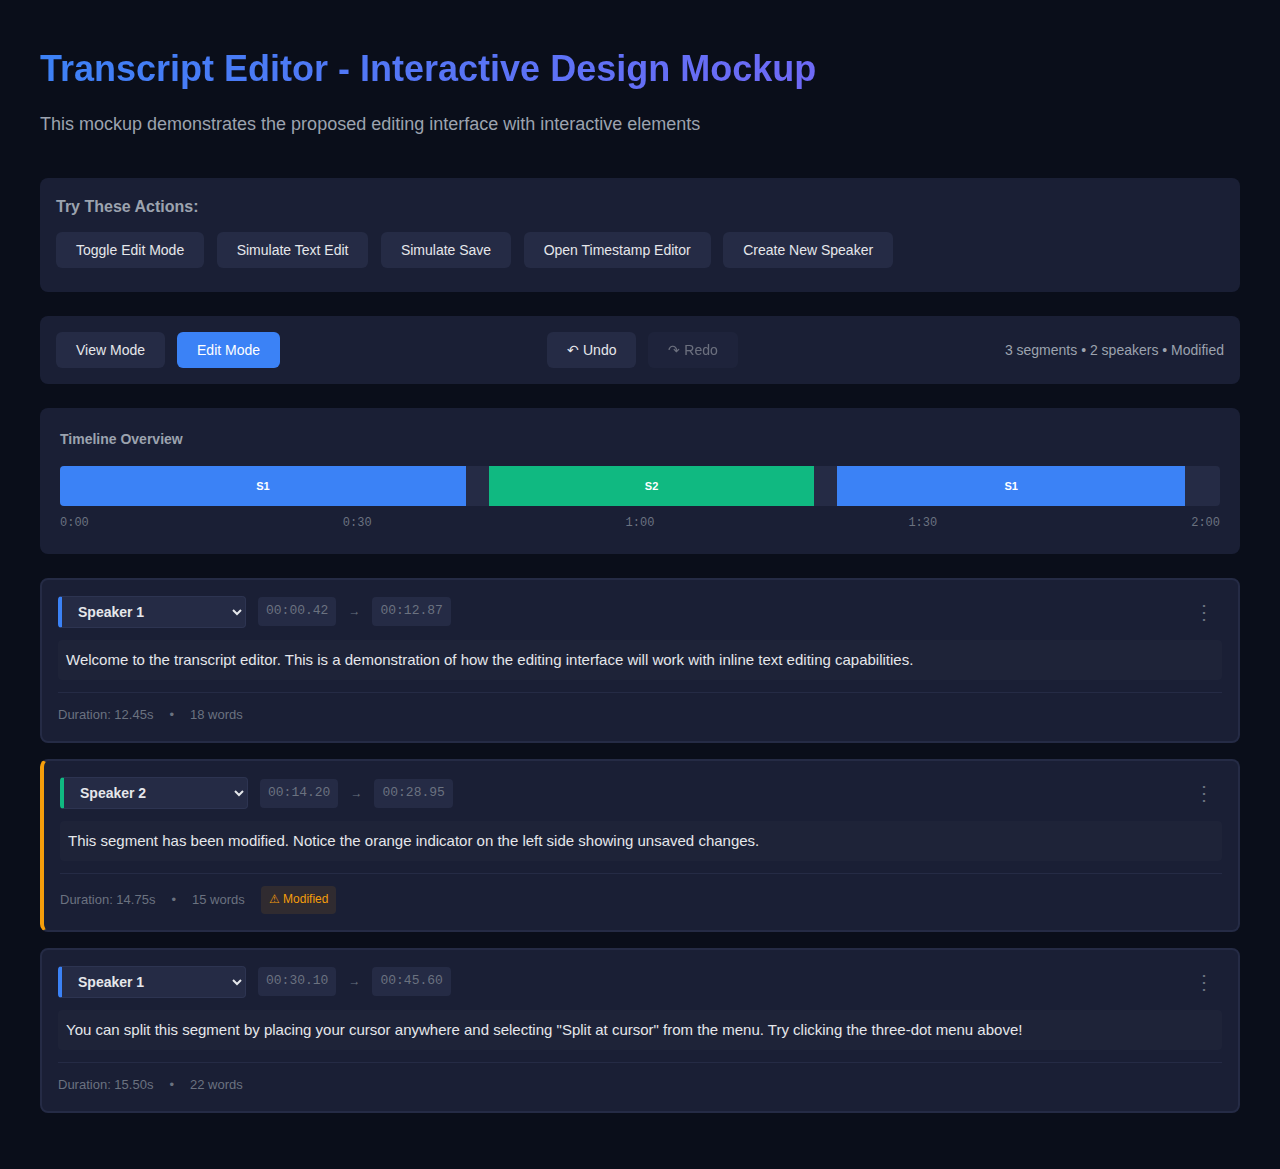
<file: DESIGN_MOCKUP.html>
<!DOCTYPE html>
<html lang="en">
<head>
    <meta charset="UTF-8">
    <meta name="viewport" content="width=device-width, initial-scale=1.0">
    <title>Transcript Editor - Design Mockup</title>
    <style>
        * {
            margin: 0;
            padding: 0;
            box-sizing: border-box;
        }

        :root {
            /* Existing dark mode colors */
            --bg-primary: #0a0e1a;
            --bg-secondary: #0f1423;
            --surface-1: #1a1f35;
            --surface-2: #252b45;
            --surface-3: #2d3451;
            --text-primary: #e5e7eb;
            --text-secondary: #9ca3af;
            --text-tertiary: #6b7280;

            /* Edit mode colors */
            --edit-active: #3b82f6;
            --edit-modified: #f59e0b;
            --edit-error: #ef4444;
            --edit-success: #10b981;

            /* Speaker colors */
            --speaker-1: #3b82f6;
            --speaker-2: #10b981;
            --speaker-3: #f59e0b;
            --speaker-4: #ec4899;
            --speaker-5: #8b5cf6;
            --speaker-6: #06b6d4;
        }

        body {
            font-family: -apple-system, BlinkMacSystemFont, 'Segoe UI', Roboto, 'Helvetica Neue', Arial, sans-serif;
            background: var(--bg-primary);
            color: var(--text-primary);
            padding: 40px 20px;
            line-height: 1.6;
        }

        .container {
            max-width: 1200px;
            margin: 0 auto;
        }

        h1 {
            font-size: 36px;
            margin-bottom: 12px;
            background: linear-gradient(135deg, #3b82f6 0%, #8b5cf6 100%);
            -webkit-background-clip: text;
            -webkit-text-fill-color: transparent;
        }

        .subtitle {
            color: var(--text-secondary);
            margin-bottom: 40px;
            font-size: 18px;
        }

        .mode-toggle {
            display: flex;
            gap: 12px;
            align-items: center;
            margin-bottom: 24px;
            padding: 16px;
            background: var(--surface-1);
            border-radius: 8px;
        }

        .btn {
            padding: 10px 20px;
            border: none;
            border-radius: 6px;
            font-size: 14px;
            font-weight: 500;
            cursor: pointer;
            transition: all 0.2s;
        }

        .btn-primary {
            background: var(--edit-active);
            color: white;
        }

        .btn-primary:hover {
            background: #2563eb;
            transform: translateY(-1px);
        }

        .btn-secondary {
            background: var(--surface-2);
            color: var(--text-primary);
        }

        .btn-secondary:hover {
            background: var(--surface-3);
        }

        .btn-secondary.active {
            background: var(--edit-active);
            color: white;
        }

        .btn:disabled {
            opacity: 0.4;
            cursor: not-allowed;
        }

        .divider {
            flex: 1;
        }

        .stats {
            color: var(--text-secondary);
            font-size: 14px;
        }

        /* Segment Card */
        .segment-card {
            background: var(--surface-1);
            border: 2px solid transparent;
            border-radius: 8px;
            padding: 16px;
            margin-bottom: 16px;
            transition: all 0.2s;
        }

        .segment-card:hover {
            background: var(--surface-2);
        }

        .segment-card.edit-mode {
            border-color: var(--surface-2);
        }

        .segment-card.editing {
            border-color: var(--edit-active);
            box-shadow: 0 0 0 4px rgba(59, 130, 246, 0.1);
        }

        .segment-card.modified {
            border-left: 4px solid var(--edit-modified);
        }

        .segment-header {
            display: flex;
            align-items: center;
            gap: 12px;
            margin-bottom: 12px;
            flex-wrap: wrap;
        }

        .speaker-dropdown {
            padding: 6px 12px;
            background: var(--surface-2);
            border: 1px solid var(--surface-3);
            border-radius: 4px;
            color: var(--text-primary);
            font-size: 14px;
            font-weight: 600;
            cursor: pointer;
            transition: all 0.2s;
        }

        .speaker-dropdown:hover {
            background: var(--surface-3);
        }

        .speaker-dropdown.speaker-1 {
            border-left: 4px solid var(--speaker-1);
        }

        .speaker-dropdown.speaker-2 {
            border-left: 4px solid var(--speaker-2);
        }

        .timestamp {
            font-family: 'Courier New', monospace;
            font-size: 13px;
            color: var(--text-tertiary);
            background: var(--surface-2);
            padding: 4px 8px;
            border-radius: 4px;
            cursor: pointer;
            transition: all 0.2s;
        }

        .timestamp:hover {
            color: var(--edit-active);
            background: var(--surface-3);
        }

        .timestamp-arrow {
            color: var(--text-tertiary);
            font-size: 12px;
        }

        .menu-btn {
            margin-left: auto;
            background: none;
            border: none;
            color: var(--text-tertiary);
            font-size: 20px;
            cursor: pointer;
            padding: 4px 8px;
            border-radius: 4px;
            transition: all 0.2s;
        }

        .menu-btn:hover {
            background: var(--surface-3);
            color: var(--text-primary);
        }

        .segment-text {
            font-size: 15px;
            line-height: 1.6;
            color: var(--text-primary);
            padding: 8px;
            border-radius: 4px;
            min-height: 40px;
        }

        .segment-text[contenteditable="true"] {
            background: rgba(255, 255, 255, 0.02);
            outline: none;
            cursor: text;
        }

        .segment-text[contenteditable="true"]:focus {
            background: rgba(255, 255, 255, 0.05);
        }

        .segment-footer {
            display: flex;
            align-items: center;
            gap: 16px;
            margin-top: 12px;
            padding-top: 12px;
            border-top: 1px solid var(--surface-2);
            font-size: 13px;
            color: var(--text-tertiary);
        }

        .badge {
            display: inline-flex;
            align-items: center;
            gap: 4px;
            padding: 4px 8px;
            border-radius: 4px;
            font-size: 12px;
            font-weight: 500;
        }

        .badge-warning {
            background: rgba(245, 158, 11, 0.1);
            color: var(--edit-modified);
        }

        .badge-success {
            background: rgba(16, 185, 129, 0.1);
            color: var(--edit-success);
        }

        /* Context Menu */
        .context-menu {
            position: absolute;
            background: var(--surface-2);
            border: 1px solid var(--surface-3);
            border-radius: 8px;
            box-shadow: 0 4px 6px -1px rgba(0, 0, 0, 0.3);
            padding: 8px;
            min-width: 200px;
            z-index: 1000;
            display: none;
        }

        .context-menu.show {
            display: block;
        }

        .menu-item {
            display: flex;
            align-items: center;
            gap: 12px;
            padding: 10px 12px;
            border-radius: 4px;
            cursor: pointer;
            transition: all 0.2s;
            font-size: 14px;
        }

        .menu-item:hover {
            background: var(--surface-3);
        }

        .menu-divider {
            height: 1px;
            background: var(--surface-3);
            margin: 8px 0;
        }

        /* Modal */
        .modal-overlay {
            position: fixed;
            top: 0;
            left: 0;
            right: 0;
            bottom: 0;
            background: rgba(0, 0, 0, 0.7);
            display: flex;
            align-items: center;
            justify-content: center;
            z-index: 2000;
            display: none;
        }

        .modal-overlay.show {
            display: flex;
        }

        .modal {
            background: var(--surface-1);
            border: 1px solid var(--surface-3);
            border-radius: 12px;
            padding: 24px;
            max-width: 500px;
            width: 90%;
        }

        .modal h3 {
            margin-bottom: 20px;
            font-size: 20px;
        }

        .form-group {
            margin-bottom: 16px;
        }

        .form-group label {
            display: block;
            margin-bottom: 8px;
            font-size: 14px;
            font-weight: 500;
            color: var(--text-secondary);
        }

        .form-group input {
            width: 100%;
            padding: 10px 12px;
            background: var(--surface-2);
            border: 1px solid var(--surface-3);
            border-radius: 6px;
            color: var(--text-primary);
            font-size: 14px;
        }

        .form-group input:focus {
            outline: none;
            border-color: var(--edit-active);
            box-shadow: 0 0 0 3px rgba(59, 130, 246, 0.1);
        }

        .validation-error {
            color: var(--edit-error);
            font-size: 13px;
            margin-top: 8px;
        }

        .modal-actions {
            display: flex;
            gap: 12px;
            margin-top: 24px;
        }

        /* Timeline */
        .timeline {
            background: var(--surface-1);
            border-radius: 8px;
            padding: 20px;
            margin-bottom: 24px;
        }

        .timeline-header {
            font-size: 14px;
            font-weight: 600;
            margin-bottom: 16px;
            color: var(--text-secondary);
        }

        .timeline-track {
            position: relative;
            height: 40px;
            background: var(--surface-2);
            border-radius: 4px;
            overflow: hidden;
        }

        .timeline-segment {
            position: absolute;
            height: 100%;
            cursor: pointer;
            transition: opacity 0.2s;
            display: flex;
            align-items: center;
            justify-content: center;
            font-size: 11px;
            font-weight: 600;
            color: white;
        }

        .timeline-segment:hover {
            opacity: 0.8;
        }

        .timeline-labels {
            display: flex;
            justify-content: space-between;
            margin-top: 8px;
            font-size: 12px;
            color: var(--text-tertiary);
            font-family: 'Courier New', monospace;
        }

        .demo-controls {
            background: var(--surface-1);
            padding: 16px;
            border-radius: 8px;
            margin-bottom: 24px;
        }

        .demo-controls h3 {
            margin-bottom: 12px;
            font-size: 16px;
            color: var(--text-secondary);
        }

        .demo-controls button {
            margin-right: 8px;
            margin-bottom: 8px;
        }

        .notification {
            position: fixed;
            bottom: 24px;
            right: 24px;
            background: var(--surface-2);
            border: 1px solid var(--surface-3);
            border-radius: 8px;
            padding: 16px 20px;
            box-shadow: 0 4px 6px -1px rgba(0, 0, 0, 0.3);
            display: none;
            align-items: center;
            gap: 12px;
            z-index: 3000;
        }

        .notification.show {
            display: flex;
            animation: slideIn 0.3s ease;
        }

        @keyframes slideIn {
            from {
                transform: translateX(100%);
                opacity: 0;
            }
            to {
                transform: translateX(0);
                opacity: 1;
            }
        }
    </style>
</head>
<body>
    <div class="container">
        <h1>Transcript Editor - Interactive Design Mockup</h1>
        <p class="subtitle">This mockup demonstrates the proposed editing interface with interactive elements</p>

        <!-- Demo Controls -->
        <div class="demo-controls">
            <h3>Try These Actions:</h3>
            <button class="btn btn-secondary" onclick="toggleEditMode()">Toggle Edit Mode</button>
            <button class="btn btn-secondary" onclick="simulateEdit()">Simulate Text Edit</button>
            <button class="btn btn-secondary" onclick="simulateSave()">Simulate Save</button>
            <button class="btn btn-secondary" onclick="showTimestampModal()">Open Timestamp Editor</button>
            <button class="btn btn-secondary" onclick="showNewSpeakerModal()">Create New Speaker</button>
        </div>

        <!-- Mode Toggle -->
        <div class="mode-toggle">
            <button class="btn btn-secondary" id="view-mode-btn" onclick="setMode('view')">View Mode</button>
            <button class="btn btn-secondary active" id="edit-mode-btn" onclick="setMode('edit')">Edit Mode</button>
            <div class="divider"></div>
            <button class="btn btn-secondary" id="undo-btn" onclick="showNotification('Undo successful', 'success')">↶ Undo</button>
            <button class="btn btn-secondary" id="redo-btn" onclick="showNotification('Redo successful', 'success')" disabled>↷ Redo</button>
            <div class="divider"></div>
            <span class="stats" id="stats">3 segments • 2 speakers • Modified</span>
        </div>

        <!-- Timeline (Optional Feature) -->
        <div class="timeline">
            <div class="timeline-header">Timeline Overview</div>
            <div class="timeline-track">
                <div class="timeline-segment" style="left: 0%; width: 35%; background: var(--speaker-1);">S1</div>
                <div class="timeline-segment" style="left: 37%; width: 28%; background: var(--speaker-2);">S2</div>
                <div class="timeline-segment" style="left: 67%; width: 30%; background: var(--speaker-1);">S1</div>
            </div>
            <div class="timeline-labels">
                <span>0:00</span>
                <span>0:30</span>
                <span>1:00</span>
                <span>1:30</span>
                <span>2:00</span>
            </div>
        </div>

        <!-- Segment 1 -->
        <div class="segment-card edit-mode" id="segment-1">
            <div class="segment-header">
                <select class="speaker-dropdown speaker-1" onchange="changeSpeaker(this)">
                    <option value="speaker1" selected>Speaker 1</option>
                    <option value="speaker2">Speaker 2</option>
                    <option value="__new__">+ Add new speaker...</option>
                </select>
                <span class="timestamp" onclick="showTimestampModal()">00:00.42</span>
                <span class="timestamp-arrow">→</span>
                <span class="timestamp" onclick="showTimestampModal()">00:12.87</span>
                <button class="menu-btn" onclick="toggleContextMenu(event, 'segment-1')">⋮</button>
            </div>
            <div class="segment-text" contenteditable="true"
                 onfocus="startEditing(this)"
                 onblur="stopEditing(this)">
                Welcome to the transcript editor. This is a demonstration of how the editing interface will work with inline text editing capabilities.
            </div>
            <div class="segment-footer">
                <span>Duration: 12.45s</span>
                <span>•</span>
                <span>18 words</span>
            </div>
        </div>

        <!-- Segment 2 (Modified) -->
        <div class="segment-card edit-mode modified" id="segment-2">
            <div class="segment-header">
                <select class="speaker-dropdown speaker-2" onchange="changeSpeaker(this)">
                    <option value="speaker1">Speaker 1</option>
                    <option value="speaker2" selected>Speaker 2</option>
                    <option value="__new__">+ Add new speaker...</option>
                </select>
                <span class="timestamp" onclick="showTimestampModal()">00:14.20</span>
                <span class="timestamp-arrow">→</span>
                <span class="timestamp" onclick="showTimestampModal()">00:28.95</span>
                <button class="menu-btn" onclick="toggleContextMenu(event, 'segment-2')">⋮</button>
            </div>
            <div class="segment-text" contenteditable="true"
                 onfocus="startEditing(this)"
                 onblur="stopEditing(this)">
                This segment has been modified. Notice the orange indicator on the left side showing unsaved changes.
            </div>
            <div class="segment-footer">
                <span>Duration: 14.75s</span>
                <span>•</span>
                <span>15 words</span>
                <span class="badge badge-warning">⚠ Modified</span>
            </div>
        </div>

        <!-- Segment 3 -->
        <div class="segment-card edit-mode" id="segment-3">
            <div class="segment-header">
                <select class="speaker-dropdown speaker-1" onchange="changeSpeaker(this)">
                    <option value="speaker1" selected>Speaker 1</option>
                    <option value="speaker2">Speaker 2</option>
                    <option value="__new__">+ Add new speaker...</option>
                </select>
                <span class="timestamp" onclick="showTimestampModal()">00:30.10</span>
                <span class="timestamp-arrow">→</span>
                <span class="timestamp" onclick="showTimestampModal()">00:45.60</span>
                <button class="menu-btn" onclick="toggleContextMenu(event, 'segment-3')">⋮</button>
            </div>
            <div class="segment-text" contenteditable="true"
                 onfocus="startEditing(this)"
                 onblur="stopEditing(this)">
                You can split this segment by placing your cursor anywhere and selecting "Split at cursor" from the menu. Try clicking the three-dot menu above!
            </div>
            <div class="segment-footer">
                <span>Duration: 15.50s</span>
                <span>•</span>
                <span>22 words</span>
            </div>
        </div>

        <!-- Context Menu -->
        <div class="context-menu" id="context-menu">
            <div class="menu-item" onclick="simulateSplit()">
                <span>✂</span>
                <span>Split at cursor</span>
            </div>
            <div class="menu-item" onclick="simulateMerge()">
                <span>🔗</span>
                <span>Merge with next</span>
            </div>
            <div class="menu-item" onclick="simulateDelete()">
                <span>🗑</span>
                <span>Delete segment</span>
            </div>
            <div class="menu-divider"></div>
            <div class="menu-item" onclick="simulateSave()">
                <span>💾</span>
                <span>Save changes</span>
            </div>
        </div>

        <!-- Timestamp Modal -->
        <div class="modal-overlay" id="timestamp-modal">
            <div class="modal">
                <h3>Edit Timestamps</h3>
                <div class="form-group">
                    <label>Start Time</label>
                    <input type="text" value="00:00.42" placeholder="MM:SS.ms" id="start-time">
                </div>
                <div class="form-group">
                    <label>End Time</label>
                    <input type="text" value="00:12.87" placeholder="MM:SS.ms" id="end-time">
                </div>
                <div id="validation-messages"></div>
                <div class="modal-actions">
                    <button class="btn btn-primary" onclick="saveTimestamp()">Save</button>
                    <button class="btn btn-secondary" onclick="closeModal('timestamp-modal')">Cancel</button>
                </div>
            </div>
        </div>

        <!-- New Speaker Modal -->
        <div class="modal-overlay" id="speaker-modal">
            <div class="modal">
                <h3>Create New Speaker</h3>
                <div class="form-group">
                    <label>Speaker Name</label>
                    <input type="text" placeholder="e.g., John Doe" id="new-speaker-name">
                </div>
                <div class="modal-actions">
                    <button class="btn btn-primary" onclick="createSpeaker()">Create</button>
                    <button class="btn btn-secondary" onclick="closeModal('speaker-modal')">Cancel</button>
                </div>
            </div>
        </div>

        <!-- Notification -->
        <div class="notification" id="notification">
            <span id="notification-icon">✓</span>
            <span id="notification-text">Changes saved successfully</span>
        </div>
    </div>

    <script>
        let isEditMode = true;
        let contextMenuTarget = null;

        function toggleEditMode() {
            isEditMode = !isEditMode;
            setMode(isEditMode ? 'edit' : 'view');
        }

        function setMode(mode) {
            isEditMode = mode === 'edit';
            document.getElementById('view-mode-btn').classList.toggle('active', !isEditMode);
            document.getElementById('edit-mode-btn').classList.toggle('active', isEditMode);

            document.querySelectorAll('.segment-card').forEach(card => {
                card.classList.toggle('edit-mode', isEditMode);
                const textEl = card.querySelector('.segment-text');
                textEl.contentEditable = isEditMode;
            });
        }

        function startEditing(element) {
            element.parentElement.classList.add('editing');
        }

        function stopEditing(element) {
            element.parentElement.classList.remove('editing');
        }

        function toggleContextMenu(event, segmentId) {
            event.stopPropagation();
            const menu = document.getElementById('context-menu');
            const rect = event.target.getBoundingClientRect();

            menu.style.left = rect.left + 'px';
            menu.style.top = (rect.bottom + 5) + 'px';
            menu.classList.toggle('show');

            contextMenuTarget = segmentId;
        }

        function showTimestampModal() {
            document.getElementById('timestamp-modal').classList.add('show');
        }

        function showNewSpeakerModal() {
            document.getElementById('speaker-modal').classList.add('show');
        }

        function closeModal(modalId) {
            document.getElementById(modalId).classList.remove('show');
        }

        function saveTimestamp() {
            showNotification('Timestamps updated successfully', 'success');
            closeModal('timestamp-modal');
        }

        function createSpeaker() {
            const name = document.getElementById('new-speaker-name').value;
            if (name) {
                showNotification(`Speaker "${name}" created`, 'success');
                closeModal('speaker-modal');
            }
        }

        function changeSpeaker(select) {
            if (select.value === '__new__') {
                showNewSpeakerModal();
                select.selectedIndex = 0;
            } else {
                showNotification('Speaker changed', 'success');
            }
        }

        function simulateEdit() {
            const segment = document.getElementById('segment-2');
            segment.classList.add('modified');
            showNotification('Text modified (unsaved)', 'warning');
        }

        function simulateSave() {
            document.querySelectorAll('.segment-card.modified').forEach(card => {
                card.classList.remove('modified');
            });
            showNotification('Changes saved successfully', 'success');
        }

        function simulateSplit() {
            showNotification('Segment split at cursor position', 'success');
            hideContextMenu();
        }

        function simulateMerge() {
            showNotification('Segments merged successfully', 'success');
            hideContextMenu();
        }

        function simulateDelete() {
            if (confirm('Delete this segment?')) {
                showNotification('Segment deleted', 'success');
            }
            hideContextMenu();
        }

        function hideContextMenu() {
            document.getElementById('context-menu').classList.remove('show');
        }

        function showNotification(text, type) {
            const notification = document.getElementById('notification');
            const icon = document.getElementById('notification-icon');
            const textEl = document.getElementById('notification-text');

            if (type === 'success') {
                icon.textContent = '✓';
            } else if (type === 'warning') {
                icon.textContent = '⚠';
            }

            textEl.textContent = text;
            notification.classList.add('show');

            setTimeout(() => {
                notification.classList.remove('show');
            }, 3000);
        }

        // Close context menu when clicking outside
        document.addEventListener('click', function(event) {
            const menu = document.getElementById('context-menu');
            if (!menu.contains(event.target)) {
                hideContextMenu();
            }
        });

        // Close modals when clicking overlay
        document.querySelectorAll('.modal-overlay').forEach(overlay => {
            overlay.addEventListener('click', function(event) {
                if (event.target === overlay) {
                    overlay.classList.remove('show');
                }
            });
        });
    </script>
</body>
</html>
</file>
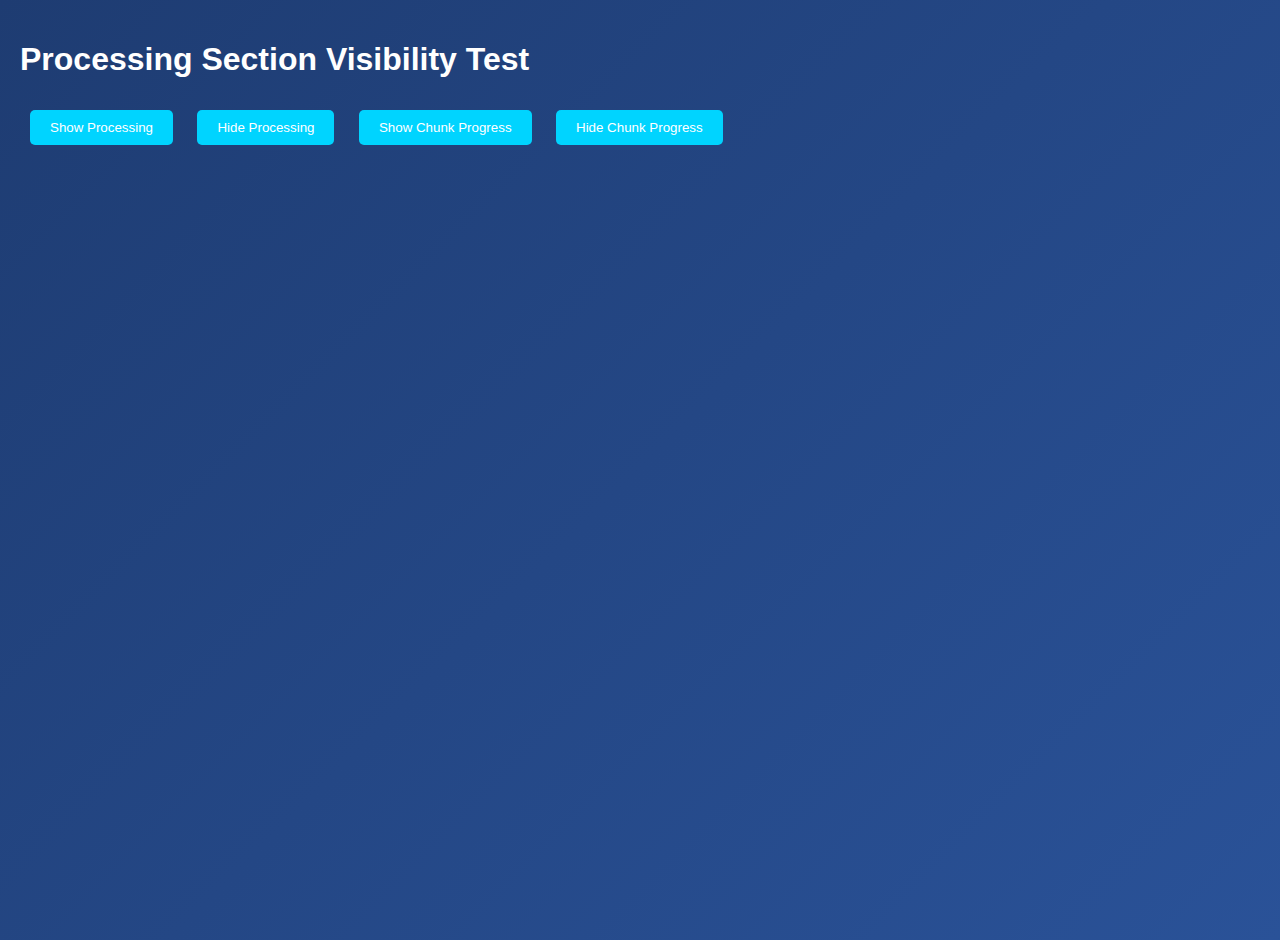
<file: test_processing_visibility.html>
<!DOCTYPE html>
<html lang="en">
<head>
    <meta charset="UTF-8">
    <meta name="viewport" content="width=device-width, initial-scale=1.0">
    <title>Test Processing Visibility</title>
    <style>
        .hidden { display: none !important; }
        .processing-section {
            background: rgba(255, 255, 255, 0.1);
            border: 2px solid #00d4ff;
            border-radius: 15px;
            padding: 40px;
            text-align: center;
            margin: 20px;
        }
        .chunk-progress-container {
            margin-top: 30px;
            background: rgba(255, 255, 255, 0.05);
            border-radius: 15px;
            padding: 25px;
            border: 1px solid rgba(255, 255, 255, 0.1);
        }
        body {
            background: linear-gradient(135deg, #1e3c72 0%, #2a5298 100%);
            color: white;
            font-family: Arial, sans-serif;
            min-height: 100vh;
            margin: 0;
            padding: 20px;
        }
        button {
            background: #00d4ff;
            color: white;
            border: none;
            padding: 10px 20px;
            border-radius: 5px;
            cursor: pointer;
            margin: 10px;
        }
    </style>
</head>
<body>
    <h1>Processing Section Visibility Test</h1>
    
    <button onclick="showProcessing()">Show Processing</button>
    <button onclick="hideProcessing()">Hide Processing</button>
    <button onclick="showChunkProgress()">Show Chunk Progress</button>
    <button onclick="hideChunkProgress()">Hide Chunk Progress</button>
    
    <!-- Processing Section -->
    <section class="processing-section hidden" id="processingSection">
        <div class="processing-content">
            <div class="spinner"></div>
            <p id="processingText">Processing audio...</p>
            
            <!-- Chunk Progress Visualization -->
            <div class="chunk-progress-container hidden" id="chunkProgressContainer">
                <div class="progress-header">
                    <h3>🎵 Processing Audio Chunks</h3>
                    <div class="progress-stats">
                        <span id="progressStats">0 / 0 chunks processed</span>
                        <span id="progressTime">Duration: 0.0s</span>
                    </div>
                </div>
                
                <div class="overall-progress">
                    <div class="progress-bar-container">
                        <div class="progress-bar-fill" id="overallProgressFill"></div>
                        <div class="progress-percentage" id="overallProgressPercentage">0%</div>
                    </div>
                </div>
                
                <div class="chunks-visualization" id="chunksVisualization">
                    <!-- Test chunks -->
                    <div class="chunk-block pending">1</div>
                    <div class="chunk-block processing">2</div>
                    <div class="chunk-block completed">3</div>
                </div>
                
                <div class="current-chunk-info" id="currentChunkInfo">
                    <div class="chunk-details">
                        <span class="chunk-label">Current:</span>
                        <span class="chunk-text" id="currentChunkText">Processing chunk 2/8...</span>
                    </div>
                </div>
            </div>
        </div>
    </section>

    <script>
        function showProcessing() {
            const section = document.getElementById('processingSection');
            section.classList.remove('hidden');
            console.log('Processing section shown');
        }
        
        function hideProcessing() {
            const section = document.getElementById('processingSection');
            section.classList.add('hidden');
            console.log('Processing section hidden');
        }
        
        function showChunkProgress() {
            const container = document.getElementById('chunkProgressContainer');
            container.classList.remove('hidden');
            console.log('Chunk progress shown');
        }
        
        function hideChunkProgress() {
            const container = document.getElementById('chunkProgressContainer');
            container.classList.add('hidden');
            console.log('Chunk progress hidden');
        }
        
        // Test the visibility on page load
        console.log('Page loaded. Processing section classes:', document.getElementById('processingSection').className);
        console.log('Chunk progress classes:', document.getElementById('chunkProgressContainer').className);
    </script>
</body>
</html>
</file>
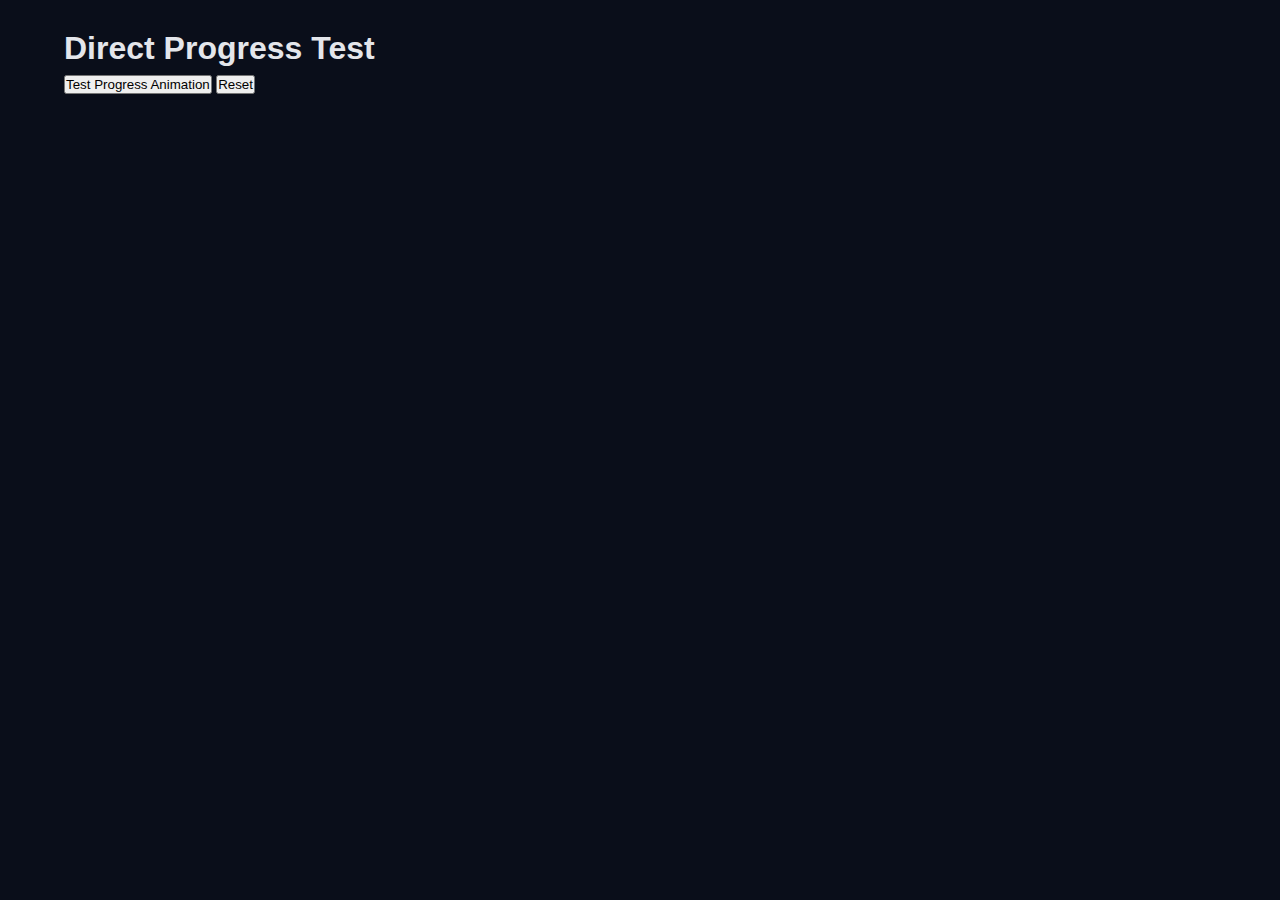
<file: test_progress_direct.html>
<!DOCTYPE html>
<html lang="en">
<head>
    <meta charset="UTF-8">
    <meta name="viewport" content="width=device-width, initial-scale=1.0">
    <title>Direct Progress Test</title>
    <link rel="stylesheet" href="frontend/static/css/style.css">
</head>
<body>
    <div class="container">
        <h1>Direct Progress Test</h1>
        <button onclick="testProgress()">Test Progress Animation</button>
        <button onclick="resetProgress()">Reset</button>
        
        <!-- Processing Section -->
        <section class="processing-section" id="processingSection">
            <div class="processing-content">
                <div class="spinner"></div>
                <p id="processingText">Processing audio...</p>
                
                <!-- Chunk Progress Visualization -->
                <div class="chunk-progress-container" id="chunkProgressContainer">
                    <div class="progress-header">
                        <h3>🎵 Processing Audio Chunks</h3>
                        <div class="progress-stats">
                            <span id="progressStats">0 / 0 chunks processed</span>
                            <span id="progressTime">Duration: 0.0s</span>
                        </div>
                    </div>
                    
                    <div class="overall-progress">
                        <div class="progress-bar-container">
                            <div class="progress-bar-fill" id="overallProgressFill"></div>
                            <div class="progress-percentage" id="overallProgressPercentage">0%</div>
                        </div>
                    </div>
                    
                    <div class="chunks-visualization" id="chunksVisualization">
                        <!-- Chunk blocks will be dynamically generated -->
                    </div>
                    
                    <div class="current-chunk-info" id="currentChunkInfo">
                        <div class="chunk-details">
                            <span class="chunk-label">Current:</span>
                            <span class="chunk-text" id="currentChunkText">Preparing...</span>
                        </div>
                    </div>
                </div>
            </div>
        </section>
    </div>

    <script>
        function createChunkBlocks(totalChunks) {
            const chunksVisualization = document.getElementById('chunksVisualization');
            chunksVisualization.innerHTML = '';
            
            for (let i = 0; i < totalChunks; i++) {
                const chunkBlock = document.createElement('div');
                chunkBlock.className = 'chunk-block pending';
                chunkBlock.textContent = i + 1;
                chunkBlock.id = `chunk-${i}`;
                chunkBlock.title = `Chunk ${i + 1}`;
                chunksVisualization.appendChild(chunkBlock);
            }
        }
        
        function updateChunkBlock(chunkIndex, status) {
            const chunkBlock = document.getElementById(`chunk-${chunkIndex}`);
            if (chunkBlock) {
                chunkBlock.className = `chunk-block ${status}`;
            }
        }
        
        function updateProgress(data) {
            const progressStats = document.getElementById('progressStats');
            const progressTime = document.getElementById('progressTime');
            const currentChunkText = document.getElementById('currentChunkText');
            const overallProgressFill = document.getElementById('overallProgressFill');
            const overallProgressPercentage = document.getElementById('overallProgressPercentage');
            
            console.log('Updating progress:', data);
            
            if (currentChunkText) {
                currentChunkText.textContent = data.message || 'Processing...';
            }
            
            switch (data.status) {
                case 'transcribing':
                    if (data.total_chunks && data.duration) {
                        if (progressStats) {
                            progressStats.textContent = `0 / ${data.total_chunks} chunks processed`;
                        }
                        if (progressTime) {
                            progressTime.textContent = `Duration: ${data.duration.toFixed(1)}s`;
                        }
                        createChunkBlocks(data.total_chunks);
                    }
                    break;
                    
                case 'processing_chunk':
                    if (data.chunk_index !== undefined && data.total_chunks) {
                        const completedChunks = data.chunk_index + 1;
                        const totalChunks = data.total_chunks;
                        const progressPercent = Math.round((completedChunks / totalChunks) * 100);
                        
                        if (progressStats) {
                            progressStats.textContent = `${completedChunks} / ${totalChunks} chunks processed`;
                        }
                        if (overallProgressFill) {
                            overallProgressFill.style.width = `${progressPercent}%`;
                        }
                        if (overallProgressPercentage) {
                            overallProgressPercentage.textContent = `${progressPercent}%`;
                        }
                        
                        // Update chunk visualization
                        updateChunkBlock(data.chunk_index, 'processing');
                        
                        // Mark previous chunks as completed
                        for (let i = 0; i < data.chunk_index; i++) {
                            updateChunkBlock(i, 'completed');
                        }
                    }
                    break;
                    
                case 'completed':
                    if (overallProgressFill) {
                        overallProgressFill.style.width = '100%';
                    }
                    if (overallProgressPercentage) {
                        overallProgressPercentage.textContent = '100%';
                    }
                    if (currentChunkText) {
                        currentChunkText.textContent = 'Transcription completed successfully!';
                    }
                    
                    // Mark all chunks as completed
                    const allChunks = document.querySelectorAll('.chunk-block');
                    allChunks.forEach(chunk => {
                        chunk.className = 'chunk-block completed';
                    });
                    break;
            }
        }
        
        function testProgress() {
            console.log('Starting progress test...');
            
            // Show processing section
            const processingSection = document.getElementById('processingSection');
            const chunkProgressContainer = document.getElementById('chunkProgressContainer');
            
            processingSection.classList.remove('hidden');
            chunkProgressContainer.classList.remove('hidden');
            
            // Simulate transcription progress
            const totalChunks = 5;
            updateProgress({
                status: 'transcribing',
                message: `Starting transcription in ${totalChunks} chunks...`,
                total_chunks: totalChunks,
                duration: 150.0
            });
            
            // Simulate chunk processing
            let currentChunk = 0;
            const chunkInterval = setInterval(() => {
                if (currentChunk < totalChunks) {
                    const chunkStart = currentChunk * 30;
                    const chunkEnd = Math.min((currentChunk + 1) * 30, 150);
                    
                    updateProgress({
                        status: 'processing_chunk',
                        chunk_index: currentChunk,
                        chunk_start: chunkStart,
                        chunk_end: chunkEnd,
                        total_chunks: totalChunks,
                        message: `Processing chunk ${currentChunk + 1}/${totalChunks} (${chunkStart}s - ${chunkEnd}s)`
                    });
                    
                    currentChunk++;
                } else {
                    clearInterval(chunkInterval);
                    setTimeout(() => {
                        updateProgress({
                            status: 'completed',
                            message: 'Transcription completed successfully!'
                        });
                    }, 1000);
                }
            }, 1500); // Update every 1.5 seconds for visible progress
        }
        
        function resetProgress() {
            const processingSection = document.getElementById('processingSection');
            const chunkProgressContainer = document.getElementById('chunkProgressContainer');
            const chunksVisualization = document.getElementById('chunksVisualization');
            const overallProgressFill = document.getElementById('overallProgressFill');
            const overallProgressPercentage = document.getElementById('overallProgressPercentage');
            const progressStats = document.getElementById('progressStats');
            const progressTime = document.getElementById('progressTime');
            const currentChunkText = document.getElementById('currentChunkText');
            
            processingSection.classList.add('hidden');
            chunkProgressContainer.classList.add('hidden');
            
            if (chunksVisualization) chunksVisualization.innerHTML = '';
            if (overallProgressFill) overallProgressFill.style.width = '0%';
            if (overallProgressPercentage) overallProgressPercentage.textContent = '0%';
            if (progressStats) progressStats.textContent = '0 / 0 chunks processed';
            if (progressTime) progressTime.textContent = 'Duration: 0.0s';
            if (currentChunkText) currentChunkText.textContent = 'Preparing...';
        }
        
        // Initialize with hidden state
        document.addEventListener('DOMContentLoaded', () => {
            resetProgress();
        });
    </script>
</body>
</html>
</file>
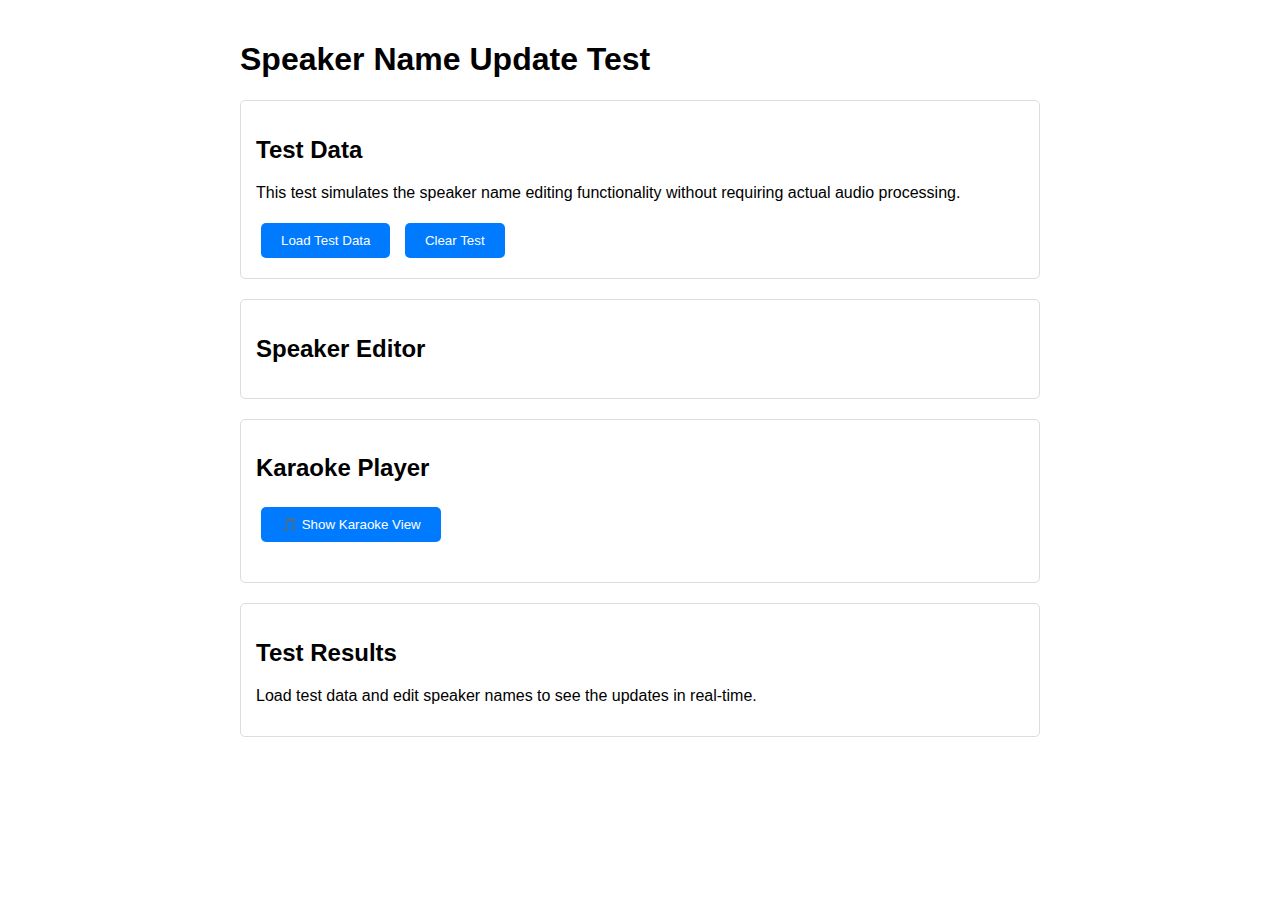
<file: test_speaker_update.html>
<!DOCTYPE html>
<html lang="en">
<head>
    <meta charset="UTF-8">
    <meta name="viewport" content="width=device-width, initial-scale=1.0">
    <title>Speaker Name Update Test</title>
    <style>
        body {
            font-family: Arial, sans-serif;
            max-width: 800px;
            margin: 0 auto;
            padding: 20px;
        }
        .test-section {
            margin: 20px 0;
            padding: 15px;
            border: 1px solid #ddd;
            border-radius: 5px;
        }
        .speaker-input-group {
            margin: 10px 0;
        }
        .speaker-input-group label {
            display: inline-block;
            width: 100px;
            font-weight: bold;
        }
        .speaker-input-group input {
            padding: 5px;
            margin-left: 10px;
            width: 200px;
        }
        .karaoke-player {
            margin: 20px 0;
        }
        .speaker-lanes {
            border: 1px solid #ccc;
            min-height: 100px;
            padding: 10px;
            background: #f9f9f9;
        }
        .speaker-lane {
            margin: 10px 0;
            padding: 5px;
            background: white;
            border-radius: 3px;
        }
        .speaker-label {
            font-weight: bold;
            margin-bottom: 5px;
        }
        .current-speaker {
            font-weight: bold;
            color: #007bff;
        }
        .test-button {
            background: #007bff;
            color: white;
            border: none;
            padding: 10px 20px;
            border-radius: 5px;
            cursor: pointer;
            margin: 5px;
        }
        .test-button:hover {
            background: #0056b3;
        }
        .hidden {
            display: none;
        }
    </style>
</head>
<body>
    <h1>Speaker Name Update Test</h1>
    
    <div class="test-section">
        <h2>Test Data</h2>
        <p>This test simulates the speaker name editing functionality without requiring actual audio processing.</p>
        <button class="test-button" onclick="loadTestData()">Load Test Data</button>
        <button class="test-button" onclick="clearTest()">Clear Test</button>
    </div>

    <div class="test-section">
        <h2>Speaker Editor</h2>
        <div id="speakerInputs">
            <!-- Speaker inputs will be generated here -->
        </div>
    </div>

    <div class="test-section">
        <h2>Karaoke Player</h2>
        <div class="karaoke-player" id="karaokePlayer">
            <button id="karaokeToggleBtn" class="test-button">
                <span>🎵</span> Show Karaoke View
            </button>
            
            <div class="karaoke-content hidden" id="karaokeContent">
                <div class="speaker-lanes" id="speakerLanes">
                    <!-- Speaker lanes will be generated here -->
                </div>
                
                <div class="current-text-display">
                    <div class="current-speaker" id="currentSpeaker">Speaker</div>
                    <div class="current-text" id="currentText">Audio text will appear here as it plays...</div>
                </div>
            </div>
        </div>
    </div>

    <div class="test-section">
        <h2>Test Results</h2>
        <div id="testResults">
            <p>Load test data and edit speaker names to see the updates in real-time.</p>
        </div>
    </div>

    <script>
        // Simplified KaraokePlayer for testing
        class TestKaraokePlayer {
            constructor() {
                this.segments = [];
                this.isVisible = false;
                this.initializeElements();
                this.setupEventListeners();
            }

            initializeElements() {
                this.karaokeToggleBtn = document.getElementById('karaokeToggleBtn');
                this.karaokeContent = document.getElementById('karaokeContent');
                this.speakerLanes = document.getElementById('speakerLanes');
                this.currentSpeaker = document.getElementById('currentSpeaker');
                this.currentText = document.getElementById('currentText');
            }

            setupEventListeners() {
                this.karaokeToggleBtn.addEventListener('click', () => this.toggleKaraokeView());
            }

            toggleKaraokeView() {
                this.isVisible = !this.isVisible;
                
                if (this.isVisible) {
                    this.karaokeContent.classList.remove('hidden');
                    this.karaokeToggleBtn.innerHTML = '<span>🎵</span> Hide Karaoke View';
                } else {
                    this.karaokeContent.classList.add('hidden');
                    this.karaokeToggleBtn.innerHTML = '<span>🎵</span> Show Karaoke View';
                }
            }

            loadTranscriptionResults(results) {
                this.segments = results.segments;
                this.createSpeakerLanes();
            }

            createSpeakerLanes() {
                if (!this.segments || this.segments.length === 0) {
                    this.speakerLanes.innerHTML = '<p>No transcription data available</p>';
                    return;
                }

                const speakers = [...new Set(this.segments.map(seg => seg.speaker))];
                
                this.speakerLanes.innerHTML = '';
                
                speakers.forEach((speaker, index) => {
                    const laneDiv = document.createElement('div');
                    laneDiv.className = 'speaker-lane';
                    
                    const labelDiv = document.createElement('div');
                    labelDiv.className = 'speaker-label';
                    labelDiv.textContent = speaker;
                    
                    const segmentsDiv = document.createElement('div');
                    const speakerSegments = this.segments.filter(seg => seg.speaker === speaker);
                    segmentsDiv.textContent = `${speakerSegments.length} segments: ${speakerSegments.map(s => s.text).join(' | ')}`;
                    
                    laneDiv.appendChild(labelDiv);
                    laneDiv.appendChild(segmentsDiv);
                    this.speakerLanes.appendChild(laneDiv);
                });
            }

            updateSpeakerNames(speakerNames) {
                if (!this.segments || this.segments.length === 0) {
                    return;
                }

                // Store original speaker IDs to preserve mapping
                if (!this.originalSpeakerIds) {
                    this.originalSpeakerIds = {};
                    this.segments.forEach(segment => {
                        if (!this.originalSpeakerIds[segment.speaker]) {
                            this.originalSpeakerIds[segment.speaker] = segment.speaker;
                        }
                    });
                }

                // Update segments with new speaker names
                this.segments = this.segments.map(segment => {
                    const originalId = this.originalSpeakerIds[segment.speaker] || segment.speaker;
                    return {
                        ...segment,
                        speaker: speakerNames[originalId] || segment.speaker,
                        originalSpeakerId: originalId
                    };
                });

                // Recreate speaker lanes with updated names
                this.createSpeakerLanes();

                // Update test results
                updateTestResults();
            }
        }

        // Test application
        let karaokePlayer = new TestKaraokePlayer();
        let speakerNames = {};
        let currentResults = null;

        function loadTestData() {
            // Sample test data
            currentResults = {
                segments: [
                    { speaker: 'SPEAKER_00', text: 'Hello, welcome to our meeting.', start: 0, end: 3 },
                    { speaker: 'SPEAKER_01', text: 'Thank you for having me.', start: 3.5, end: 6 },
                    { speaker: 'SPEAKER_00', text: 'Let\'s discuss the project timeline.', start: 6.5, end: 9 },
                    { speaker: 'SPEAKER_02', text: 'I have some concerns about the deadline.', start: 9.5, end: 12 },
                    { speaker: 'SPEAKER_01', text: 'We can work together to find solutions.', start: 12.5, end: 15 }
                ],
                speakers: {
                    'SPEAKER_00': 'SPEAKER_00',
                    'SPEAKER_01': 'SPEAKER_01', 
                    'SPEAKER_02': 'SPEAKER_02'
                }
            };

            speakerNames = { ...currentResults.speakers };
            createSpeakerEditor(currentResults.speakers);
            karaokePlayer.loadTranscriptionResults(currentResults);
            updateTestResults();
        }

        function createSpeakerEditor(speakers) {
            const speakerInputs = document.getElementById('speakerInputs');
            speakerInputs.innerHTML = '';
            
            Object.keys(speakers).forEach(speakerId => {
                const inputGroup = document.createElement('div');
                inputGroup.className = 'speaker-input-group';
                
                const label = document.createElement('label');
                label.textContent = speakerId + ':';
                
                const input = document.createElement('input');
                input.type = 'text';
                input.value = speakers[speakerId];
                input.placeholder = `Enter name for ${speakerId}`;
                input.addEventListener('input', (e) => {
                    speakerNames[speakerId] = e.target.value || speakerId;
                    karaokePlayer.updateSpeakerNames(speakerNames);
                });
                
                inputGroup.appendChild(label);
                inputGroup.appendChild(input);
                speakerInputs.appendChild(inputGroup);
            });
        }

        function updateTestResults() {
            const testResults = document.getElementById('testResults');
            if (!currentResults) {
                testResults.innerHTML = '<p>No test data loaded.</p>';
                return;
            }

            let html = '<h3>Current Speaker Mappings:</h3><ul>';
            Object.keys(speakerNames).forEach(id => {
                html += `<li><strong>${id}</strong> → <em>${speakerNames[id]}</em></li>`;
            });
            html += '</ul>';

            html += '<h3>Updated Segments:</h3><ul>';
            karaokePlayer.segments.forEach((segment, index) => {
                html += `<li><strong>${segment.speaker}:</strong> ${segment.text}</li>`;
            });
            html += '</ul>';

            testResults.innerHTML = html;
        }

        function clearTest() {
            currentResults = null;
            speakerNames = {};
            document.getElementById('speakerInputs').innerHTML = '';
            document.getElementById('speakerLanes').innerHTML = '';
            document.getElementById('testResults').innerHTML = '<p>Load test data and edit speaker names to see the updates in real-time.</p>';
            karaokePlayer.karaokeContent.classList.add('hidden');
            karaokePlayer.karaokeToggleBtn.innerHTML = '<span>🎵</span> Show Karaoke View';
            karaokePlayer.isVisible = false;
        }
    </script>
</body>
</html>
</file>
<file: frontend/static/css/style.css>
/* CSS Custom Properties - Professional Dark Mode Design System */
:root {
    /* ===== Color Palette ===== */
    /* Neutral Colors - Professional Dark Theme */
    --color-background: #0a0e1a;
    --color-background-elevated: #141824;
    --color-surface: #1a1f2e;
    --color-surface-hover: #242938;
    --color-border: #2d3342;
    --color-border-subtle: #1f2430;

    /* Text Colors */
    --color-text-primary: #e4e6eb;
    --color-text-secondary: #b0b8c1;
    --color-text-tertiary: #6b7280;
    --color-text-inverse: #0a0e1a;

    /* Brand Colors - Professional Palette */
    --color-primary: #3b82f6;
    --color-primary-hover: #2563eb;
    --color-primary-light: #60a5fa;
    --color-primary-dark: #1d4ed8;

    --color-secondary: #8b5cf6;
    --color-secondary-hover: #7c3aed;

    /* Semantic Colors */
    --color-success: #10b981;
    --color-success-hover: #059669;
    --color-success-light: #34d399;

    --color-warning: #f59e0b;
    --color-warning-hover: #d97706;
    --color-warning-light: #fbbf24;

    --color-error: #ef4444;
    --color-error-hover: #dc2626;
    --color-error-light: #f87171;

    --color-info: #0ea5e9;
    --color-info-hover: #0284c7;

    /* Accent Colors for Speakers */
    --color-accent-1: #3b82f6;
    --color-accent-2: #10b981;
    --color-accent-3: #f59e0b;
    --color-accent-4: #ec4899;
    --color-accent-5: #8b5cf6;
    --color-accent-6: #06b6d4;

    /* ===== Gradients ===== */
    --gradient-primary: linear-gradient(135deg, #3b82f6 0%, #2563eb 100%);
    --gradient-secondary: linear-gradient(135deg, #8b5cf6 0%, #7c3aed 100%);
    --gradient-success: linear-gradient(135deg, #10b981 0%, #059669 100%);
    --gradient-error: linear-gradient(135deg, #ef4444 0%, #dc2626 100%);
    --gradient-warning: linear-gradient(135deg, #f59e0b 0%, #d97706 100%);
    --gradient-surface: linear-gradient(135deg, #1a1f2e 0%, #141824 100%);

    /* ===== Spacing System ===== */
    --spacing-2xs: 4px;
    --spacing-xs: 8px;
    --spacing-sm: 12px;
    --spacing-md: 16px;
    --spacing-lg: 24px;
    --spacing-xl: 32px;
    --spacing-2xl: 40px;
    --spacing-3xl: 48px;
    --spacing-4xl: 64px;

    /* ===== Border Radius ===== */
    --radius-xs: 4px;
    --radius-sm: 6px;
    --radius-md: 8px;
    --radius-lg: 12px;
    --radius-xl: 16px;
    --radius-2xl: 20px;
    --radius-3xl: 24px;
    --radius-full: 9999px;

    /* ===== Typography ===== */
    --font-family-base: -apple-system, BlinkMacSystemFont, 'Segoe UI', 'Inter', 'Roboto', 'Helvetica Neue', Arial, sans-serif;
    --font-family-mono: 'SF Mono', 'Consolas', 'Monaco', 'Courier New', monospace;

    --font-size-xs: 0.75rem;    /* 12px */
    --font-size-sm: 0.875rem;   /* 14px */
    --font-size-base: 1rem;     /* 16px */
    --font-size-lg: 1.125rem;   /* 18px */
    --font-size-xl: 1.25rem;    /* 20px */
    --font-size-2xl: 1.5rem;    /* 24px */
    --font-size-3xl: 1.875rem;  /* 30px */
    --font-size-4xl: 2.25rem;   /* 36px */

    --font-weight-normal: 400;
    --font-weight-medium: 500;
    --font-weight-semibold: 600;
    --font-weight-bold: 700;

    --line-height-tight: 1.25;
    --line-height-normal: 1.5;
    --line-height-relaxed: 1.75;

    /* ===== Shadows ===== */
    --shadow-xs: 0 1px 2px 0 rgba(0, 0, 0, 0.3);
    --shadow-sm: 0 1px 3px 0 rgba(0, 0, 0, 0.4), 0 1px 2px -1px rgba(0, 0, 0, 0.4);
    --shadow-md: 0 4px 6px -1px rgba(0, 0, 0, 0.4), 0 2px 4px -2px rgba(0, 0, 0, 0.4);
    --shadow-lg: 0 10px 15px -3px rgba(0, 0, 0, 0.5), 0 4px 6px -4px rgba(0, 0, 0, 0.5);
    --shadow-xl: 0 20px 25px -5px rgba(0, 0, 0, 0.5), 0 8px 10px -6px rgba(0, 0, 0, 0.5);
    --shadow-2xl: 0 25px 50px -12px rgba(0, 0, 0, 0.6);

    --shadow-glow-primary: 0 0 20px rgba(59, 130, 246, 0.3);
    --shadow-glow-success: 0 0 20px rgba(16, 185, 129, 0.3);
    --shadow-glow-error: 0 0 20px rgba(239, 68, 68, 0.3);
    --shadow-glow-warning: 0 0 20px rgba(245, 158, 11, 0.3);

    /* ===== Transitions ===== */
    --transition-fast: 150ms cubic-bezier(0.4, 0, 0.2, 1);
    --transition-base: 200ms cubic-bezier(0.4, 0, 0.2, 1);
    --transition-slow: 300ms cubic-bezier(0.4, 0, 0.2, 1);

    /* ===== Focus States ===== */
    --focus-ring: 0 0 0 3px rgba(59, 130, 246, 0.4);
    --focus-ring-error: 0 0 0 3px rgba(239, 68, 68, 0.4);
    --focus-ring-success: 0 0 0 3px rgba(16, 185, 129, 0.4);

    /* ===== Z-Index Scale ===== */
    --z-dropdown: 1000;
    --z-sticky: 1100;
    --z-fixed: 1200;
    --z-modal-backdrop: 1300;
    --z-modal: 1400;
    --z-popover: 1500;
    --z-tooltip: 1600;
    --z-toast: 9999;
}

/* Reset and Base Styles */
* {
    margin: 0;
    padding: 0;
    box-sizing: border-box;
}

body {
    font-family: var(--font-family-base);
    background: var(--color-background);
    color: var(--color-text-primary);
    min-height: 100vh;
    line-height: var(--line-height-normal);
    font-size: var(--font-size-base);
    font-weight: var(--font-weight-normal);
    -webkit-font-smoothing: antialiased;
    -moz-osx-font-smoothing: grayscale;
}

/* Focus styles for accessibility */
*:focus-visible {
    outline: none;
    box-shadow: var(--focus-ring);
}

.container {
    max-width: 1200px;
    margin: 0 auto;
    padding: var(--spacing-lg);
}

/* Header Styles */
.header {
    text-align: center;
    margin-bottom: var(--spacing-3xl);
}

.header-content {
    background: var(--color-surface);
    border-radius: var(--radius-xl);
    padding: var(--spacing-3xl);
    border: 1px solid var(--color-border);
    box-shadow: var(--shadow-lg);
}

.logo {
    display: flex;
    align-items: center;
    justify-content: center;
    gap: var(--spacing-md);
    margin-bottom: var(--spacing-sm);
}

.logo-icon {
    font-size: var(--font-size-4xl);
}

.logo h1 {
    font-size: var(--font-size-4xl);
    font-weight: var(--font-weight-bold);
    background: var(--gradient-primary);
    -webkit-background-clip: text;
    -webkit-text-fill-color: transparent;
    background-clip: text;
    letter-spacing: -0.02em;
}

.subtitle {
    font-size: var(--font-size-lg);
    color: var(--color-text-secondary);
    margin-top: var(--spacing-sm);
    font-weight: var(--font-weight-normal);
}

/* Main Content */
.main-content {
    display: flex;
    flex-direction: column;
    gap: var(--spacing-lg);
}

/* Settings Section */
.settings-section {
    background: var(--color-surface);
    border-radius: var(--radius-lg);
    padding: var(--spacing-xl);
    border: 1px solid var(--color-border);
    box-shadow: var(--shadow-md);
}

.settings-content h3 {
    color: var(--color-text-primary);
    margin-bottom: var(--spacing-lg);
    font-size: var(--font-size-xl);
    font-weight: var(--font-weight-semibold);
}

.settings-option {
    margin-bottom: var(--spacing-md);
}

.toggle-label {
    display: flex;
    align-items: center;
    cursor: pointer;
    user-select: none;
}

.toggle-checkbox {
    width: 20px;
    height: 20px;
    margin-right: var(--spacing-md);
    cursor: pointer;
    accent-color: var(--color-primary);
}

.toggle-checkbox:disabled {
    cursor: not-allowed;
    opacity: 0.4;
}

.toggle-label:has(.toggle-checkbox:disabled) {
    cursor: not-allowed;
    opacity: 0.5;
}

.toggle-text {
    font-weight: var(--font-weight-semibold);
    font-size: var(--font-size-base);
    color: var(--color-text-primary);
}

.option-description {
    margin-top: var(--spacing-xs);
    margin-left: 34px;
    font-size: var(--font-size-sm);
    color: var(--color-text-secondary);
    line-height: var(--line-height-relaxed);
}

/* Recording Section */
.recording-section {
    background: var(--color-surface);
    border-radius: var(--radius-lg);
    padding: var(--spacing-xl);
    border: 1px solid var(--color-border);
    text-align: center;
    box-shadow: var(--shadow-md);
}

.record-btn {
    background: var(--gradient-primary);
    border: none;
    border-radius: var(--radius-full);
    padding: var(--spacing-md) var(--spacing-2xl);
    font-size: var(--font-size-lg);
    font-weight: var(--font-weight-semibold);
    color: white;
    cursor: pointer;
    transition: all var(--transition-base);
    display: flex;
    align-items: center;
    gap: var(--spacing-sm);
    margin: 0 auto;
    position: relative;
    overflow: hidden;
}

.record-btn::before {
    content: '';
    position: absolute;
    top: 0;
    left: 0;
    width: 100%;
    height: 100%;
    background: rgba(255, 255, 255, 0.1);
    transform: translateX(-100%);
    transition: transform var(--transition-base);
}

.record-btn:hover::before {
    transform: translateX(0);
}

.record-btn:hover {
    transform: translateY(-2px);
    box-shadow: var(--shadow-lg), var(--shadow-glow-primary);
}

.record-btn:active {
    transform: translateY(0);
    box-shadow: var(--shadow-md);
}

.record-btn:disabled {
    opacity: 0.5;
    cursor: not-allowed;
    transform: none;
}

.record-btn:disabled:hover {
    transform: none;
    box-shadow: none;
}

.record-btn.recording {
    background: var(--gradient-error);
    animation: pulse 1.5s infinite;
}

@keyframes pulse {
    0% { transform: scale(1); }
    50% { transform: scale(1.05); }
    100% { transform: scale(1); }
}

.recording-status {
    margin-top: var(--spacing-lg);
    display: flex;
    align-items: center;
    justify-content: center;
    gap: var(--spacing-sm);
}

.recording-indicator {
    width: 12px;
    height: 12px;
    background: var(--color-error);
    border-radius: 50%;
    animation: blink 1s infinite;
}

@keyframes blink {
    0%, 50% { opacity: 1; }
    51%, 100% { opacity: 0.3; }
}

.recording-info {
    margin-top: var(--spacing-md);
    padding: var(--spacing-sm) var(--spacing-lg);
    background: var(--color-background-elevated);
    border-radius: var(--radius-md);
    font-size: var(--font-size-sm);
    color: var(--color-text-secondary);
}

/* Upload Section */
.upload-section {
    background: var(--color-surface);
    border-radius: var(--radius-lg);
    padding: var(--spacing-xl);
    border: 1px solid var(--color-border);
    box-shadow: var(--shadow-md);
}

.upload-area {
    border: 2px dashed var(--color-border);
    border-radius: var(--radius-lg);
    padding: var(--spacing-4xl);
    text-align: center;
    cursor: pointer;
    transition: all var(--transition-base);
    background: var(--color-background-elevated);
}

.upload-area:hover {
    border-color: var(--color-primary);
    background: var(--color-surface-hover);
    box-shadow: var(--shadow-sm);
}

.upload-area:focus-within {
    border-color: var(--color-primary);
    box-shadow: var(--focus-ring);
}

.upload-area.dragover {
    border-color: var(--color-primary);
    background: var(--color-surface-hover);
    transform: scale(1.01);
    box-shadow: var(--shadow-md), var(--shadow-glow-primary);
}

.upload-icon {
    font-size: var(--font-size-4xl);
    display: block;
    margin-bottom: var(--spacing-md);
}

.upload-content p {
    color: var(--color-text-secondary);
    font-size: var(--font-size-base);
}

/* Processing Section */
.processing-section {
    background: var(--color-surface);
    border-radius: var(--radius-lg);
    padding: var(--spacing-3xl);
    border: 1px solid var(--color-border);
    text-align: center;
    box-shadow: var(--shadow-md);
}

.spinner {
    width: 40px;
    height: 40px;
    border: 4px solid var(--color-border);
    border-top: 4px solid var(--color-primary);
    border-radius: 50%;
    animation: spin 1s linear infinite;
    margin: 0 auto var(--spacing-lg);
}

@keyframes spin {
    0% { transform: rotate(0deg); }
    100% { transform: rotate(360deg); }
}

#processingText {
    color: var(--color-text-secondary);
    font-size: var(--font-size-base);
}

/* Chunk Progress Visualization */
.chunk-progress-container {
    margin-top: var(--spacing-2xl);
    background: var(--color-background-elevated);
    border-radius: var(--radius-lg);
    padding: var(--spacing-xl);
    border: 1px solid var(--color-border-subtle);
}

.progress-header {
    display: flex;
    justify-content: space-between;
    align-items: center;
    margin-bottom: var(--spacing-lg);
    flex-wrap: wrap;
    gap: var(--spacing-sm);
}

.progress-header h3 {
    font-size: var(--font-size-xl);
    color: var(--color-text-primary);
    font-weight: var(--font-weight-semibold);
    margin: 0;
}

.progress-stats {
    display: flex;
    gap: var(--spacing-lg);
    font-size: var(--font-size-sm);
    color: var(--color-text-secondary);
}

.overall-progress {
    margin-bottom: var(--spacing-xl);
}

.progress-bar-container {
    position: relative;
    background: var(--color-border);
    border-radius: var(--radius-full);
    height: 12px;
    overflow: hidden;
}

.progress-bar-fill {
    height: 100%;
    background: var(--gradient-primary);
    border-radius: var(--radius-full);
    width: 0%;
    transition: width var(--transition-base);
    position: relative;
}

.progress-bar-fill::after {
    content: '';
    position: absolute;
    top: 0;
    left: 0;
    right: 0;
    bottom: 0;
    background: linear-gradient(90deg, transparent, rgba(255, 255, 255, 0.3), transparent);
    animation: shimmer 2s infinite;
}

@keyframes shimmer {
    0% { transform: translateX(-100%); }
    100% { transform: translateX(100%); }
}

.progress-percentage {
    position: absolute;
    top: 50%;
    left: 50%;
    transform: translate(-50%, -50%);
    font-size: var(--font-size-xs);
    font-weight: var(--font-weight-semibold);
    color: white;
    text-shadow: 0 1px 2px rgba(0, 0, 0, 0.8);
}

.chunks-visualization {
    display: flex;
    flex-wrap: wrap;
    gap: var(--spacing-xs);
    margin-bottom: var(--spacing-lg);
    justify-content: center;
}

.chunk-block {
    width: 40px;
    height: 40px;
    border-radius: var(--radius-md);
    display: flex;
    align-items: center;
    justify-content: center;
    font-size: var(--font-size-xs);
    font-weight: var(--font-weight-semibold);
    transition: all var(--transition-base);
    position: relative;
    overflow: hidden;
}

.chunk-block.pending {
    background: var(--color-border);
    color: var(--color-text-tertiary);
    border: 1px solid var(--color-border-subtle);
}

.chunk-block.processing {
    background: var(--gradient-warning);
    color: white;
    animation: chunk-pulse 1.5s infinite;
    box-shadow: var(--shadow-glow-warning);
}

.chunk-block.completed {
    background: var(--gradient-primary);
    color: white;
    box-shadow: var(--shadow-glow-primary);
}

.chunk-block.error {
    background: var(--gradient-error);
    color: white;
    box-shadow: var(--shadow-glow-error);
}

@keyframes chunk-pulse {
    0%, 100% { transform: scale(1); }
    50% { transform: scale(1.1); }
}

.chunk-block::before {
    content: '';
    position: absolute;
    top: 0;
    left: -100%;
    width: 100%;
    height: 100%;
    background: linear-gradient(90deg, transparent, rgba(255, 255, 255, 0.4), transparent);
    transition: left var(--transition-slow);
}

.chunk-block.processing::before {
    animation: chunk-shimmer 1.5s infinite;
}

@keyframes chunk-shimmer {
    0% { left: -100%; }
    100% { left: 100%; }
}

.current-chunk-info {
    background: var(--color-background-elevated);
    border-radius: var(--radius-md);
    padding: var(--spacing-md);
    border-left: 4px solid var(--color-primary);
}

.chunk-details {
    display: flex;
    align-items: center;
    gap: var(--spacing-sm);
}

.chunk-label {
    font-weight: var(--font-weight-semibold);
    color: var(--color-primary);
    min-width: 70px;
}

.chunk-text {
    flex: 1;
    font-size: var(--font-size-sm);
    color: var(--color-text-secondary);
}

/* Responsive design for chunk visualization */
@media (max-width: 768px) {
    .progress-header {
        flex-direction: column;
        align-items: flex-start;
    }
    
    .progress-stats {
        flex-direction: column;
        gap: 5px;
    }
    
    .chunk-block {
        width: 35px;
        height: 35px;
        font-size: 0.7rem;
    }
    
    .chunks-visualization {
        gap: 6px;
    }
}

/* Results Section */
.results-section {
    background: var(--color-surface);
    border-radius: var(--radius-lg);
    padding: var(--spacing-2xl);
    border: 1px solid var(--color-border);
    box-shadow: var(--shadow-md);
}

.results-header {
    display: flex;
    justify-content: space-between;
    align-items: center;
    margin-bottom: var(--spacing-2xl);
    flex-wrap: wrap;
    gap: var(--spacing-md);
}

.results-header h2 {
    font-size: var(--font-size-2xl);
    color: var(--color-text-primary);
    font-weight: var(--font-weight-bold);
}

.results-actions {
    display: flex;
    gap: var(--spacing-sm);
    flex-wrap: wrap;
}

.action-btn {
    padding: var(--spacing-sm) var(--spacing-lg);
    border: none;
    border-radius: var(--radius-md);
    font-weight: var(--font-weight-semibold);
    font-size: var(--font-size-sm);
    cursor: pointer;
    transition: all var(--transition-base);
    display: flex;
    align-items: center;
    gap: var(--spacing-xs);
    position: relative;
    overflow: hidden;
}

.action-btn::before {
    content: '';
    position: absolute;
    top: 0;
    left: 0;
    width: 100%;
    height: 100%;
    background: rgba(255, 255, 255, 0.1);
    transform: translateX(-100%);
    transition: transform var(--transition-base);
}

.action-btn:hover::before {
    transform: translateX(0);
}

.export-btn {
    background: var(--gradient-primary);
    color: white;
}

.clear-btn {
    background: var(--gradient-error);
    color: white;
}

.action-btn:hover {
    transform: translateY(-2px);
    box-shadow: var(--shadow-md);
}

.export-btn:hover {
    box-shadow: var(--shadow-md), var(--shadow-glow-primary);
}

.clear-btn:hover {
    box-shadow: var(--shadow-md), var(--shadow-glow-error);
}

.action-btn:active {
    transform: translateY(0);
    box-shadow: var(--shadow-sm);
}

.action-btn:disabled {
    opacity: 0.5;
    cursor: not-allowed;
    transform: none;
}

.action-btn:disabled:hover {
    transform: none;
    box-shadow: none;
}

/* Export Options */
.export-options {
    background: var(--color-background-elevated);
    border-radius: var(--radius-lg);
    padding: var(--spacing-xl);
    margin-bottom: var(--spacing-2xl);
    border: 1px solid var(--color-border-subtle);
}

.export-options h3 {
    margin-bottom: var(--spacing-md);
    color: var(--color-text-primary);
    font-size: var(--font-size-lg);
    font-weight: var(--font-weight-semibold);
}

.export-option {
    margin-bottom: var(--spacing-md);
}

/* Speaker Editor */
.speaker-editor {
    background: var(--color-background-elevated);
    border-radius: var(--radius-lg);
    padding: var(--spacing-xl);
    margin-bottom: var(--spacing-2xl);
    border: 1px solid var(--color-border-subtle);
}

.speaker-editor h3 {
    margin-bottom: var(--spacing-lg);
    color: var(--color-text-primary);
    font-size: var(--font-size-lg);
    font-weight: var(--font-weight-semibold);
}

.speaker-inputs {
    display: grid;
    grid-template-columns: repeat(auto-fit, minmax(250px, 1fr));
    gap: var(--spacing-md);
}

.speaker-input-group {
    display: flex;
    flex-direction: column;
    gap: var(--spacing-xs);
}

.speaker-input-group label {
    font-weight: var(--font-weight-semibold);
    font-size: var(--font-size-sm);
    color: var(--color-text-secondary);
}

.speaker-input-group input {
    padding: var(--spacing-sm) var(--spacing-md);
    border: 1px solid var(--color-border);
    border-radius: var(--radius-md);
    background: var(--color-surface);
    color: var(--color-text-primary);
    font-size: var(--font-size-base);
    transition: all var(--transition-base);
}

.speaker-input-group input:hover {
    border-color: var(--color-primary);
    background: var(--color-surface-hover);
}

.speaker-input-group input:focus {
    outline: none;
    border-color: var(--color-primary);
    box-shadow: var(--focus-ring);
    background: var(--color-surface-hover);
}

.speaker-input-group input::placeholder {
    color: var(--color-text-tertiary);
}

/* Transcription Display */
.transcription-display {
    background: var(--color-background-elevated);
    border-radius: var(--radius-lg);
    padding: var(--spacing-xl);
    max-height: 500px;
    overflow-y: auto;
    border: 1px solid var(--color-border-subtle);
}

.transcription-segment {
    margin-bottom: var(--spacing-lg);
    padding: var(--spacing-md);
    border-radius: var(--radius-md);
    border-left: 4px solid;
    transition: all var(--transition-fast);
}

.transcription-segment:hover {
    background: var(--color-surface-hover);
}

.segment-header {
    display: flex;
    justify-content: space-between;
    align-items: center;
    margin-bottom: var(--spacing-sm);
    font-size: var(--font-size-sm);
    color: var(--color-text-secondary);
}

.speaker-name {
    font-weight: var(--font-weight-semibold);
    color: var(--color-text-primary);
}

.segment-time {
    font-family: var(--font-family-mono);
    font-size: var(--font-size-xs);
}

.segment-text {
    font-size: var(--font-size-base);
    line-height: var(--line-height-relaxed);
    color: var(--color-text-primary);
}

/* Speaker Colors - Professional Palette */
.speaker-1 {
    background: rgba(59, 130, 246, 0.08);
    border-left-color: var(--color-accent-1);
}

.speaker-2 {
    background: rgba(16, 185, 129, 0.08);
    border-left-color: var(--color-accent-2);
}

.speaker-3 {
    background: rgba(245, 158, 11, 0.08);
    border-left-color: var(--color-accent-3);
}

.speaker-4 {
    background: rgba(236, 72, 153, 0.08);
    border-left-color: var(--color-accent-4);
}

.speaker-5 {
    background: rgba(139, 92, 246, 0.08);
    border-left-color: var(--color-accent-5);
}

/* Utility Classes */
.hidden {
    display: none !important;
}

/* Responsive Design */
@media (max-width: 768px) {
    .container {
        padding: 15px;
    }
    
    .logo h1 {
        font-size: 2rem;
    }
    
    .results-header {
        flex-direction: column;
        align-items: stretch;
    }
    
    .results-actions {
        justify-content: center;
    }
    
    .speaker-inputs {
        grid-template-columns: 1fr;
    }
    
    .upload-area {
        padding: 30px 20px;
    }
}

/* Karaoke Player Styles */
.karaoke-player {
    background: var(--color-background-elevated);
    border-radius: var(--radius-lg);
    padding: var(--spacing-xl);
    margin-bottom: var(--spacing-2xl);
    border: 1px solid var(--color-border-subtle);
}

.karaoke-header {
    display: flex;
    justify-content: space-between;
    align-items: center;
    margin-bottom: var(--spacing-lg);
}

.karaoke-header h3 {
    color: var(--color-text-primary);
    font-size: var(--font-size-lg);
    font-weight: var(--font-weight-semibold);
    margin: 0;
}

.karaoke-toggle-btn {
    background: var(--gradient-primary);
    border: none;
    border-radius: var(--radius-md);
    padding: var(--spacing-sm) var(--spacing-lg);
    color: white;
    font-weight: var(--font-weight-semibold);
    font-size: var(--font-size-sm);
    cursor: pointer;
    transition: all var(--transition-base);
    display: flex;
    align-items: center;
    gap: var(--spacing-xs);
}

.karaoke-toggle-btn:hover {
    transform: translateY(-2px);
    box-shadow: var(--shadow-md), var(--shadow-glow-primary);
}

.karaoke-content {
    display: flex;
    flex-direction: column;
    gap: var(--spacing-lg);
}

/* Audio Controls */
.audio-controls {
    display: flex;
    align-items: center;
    gap: var(--spacing-md);
    padding: var(--spacing-lg);
    background: var(--color-surface);
    border-radius: var(--radius-lg);
    flex-wrap: wrap;
    border: 1px solid var(--color-border);
}

.control-btn {
    background: var(--gradient-primary);
    border: none;
    border-radius: 50%;
    width: 50px;
    height: 50px;
    color: white;
    font-size: var(--font-size-xl);
    cursor: pointer;
    transition: all var(--transition-base);
    display: flex;
    align-items: center;
    justify-content: center;
}

.control-btn:hover {
    transform: scale(1.1);
    box-shadow: var(--shadow-md), var(--shadow-glow-primary);
}

.time-display {
    font-family: var(--font-family-mono);
    font-weight: var(--font-weight-semibold);
    color: var(--color-primary);
    min-width: 80px;
    font-size: var(--font-size-sm);
}

.progress-container {
    flex: 1;
    min-width: 200px;
    margin: 0 var(--spacing-md);
}

.progress-bar {
    position: relative;
    height: 8px;
    background: var(--color-border);
    border-radius: var(--radius-sm);
    cursor: pointer;
    overflow: hidden;
}

.progress-fill {
    height: 100%;
    background: var(--gradient-primary);
    border-radius: var(--radius-sm);
    width: 0%;
    transition: width 0.1s ease;
}

.progress-handle {
    position: absolute;
    top: 50%;
    transform: translateY(-50%);
    width: 16px;
    height: 16px;
    background: var(--color-primary);
    border-radius: 50%;
    cursor: pointer;
    left: 0%;
    transition: left 0.1s ease;
    box-shadow: var(--shadow-sm);
}

.volume-control {
    display: flex;
    align-items: center;
    gap: var(--spacing-xs);
}

.volume-slider {
    width: 80px;
    height: 4px;
    background: var(--color-border);
    border-radius: var(--radius-sm);
    outline: none;
    cursor: pointer;
}

.volume-slider::-webkit-slider-thumb {
    appearance: none;
    width: 16px;
    height: 16px;
    background: var(--color-primary);
    border-radius: 50%;
    cursor: pointer;
}

.volume-slider::-moz-range-thumb {
    width: 16px;
    height: 16px;
    background: var(--color-primary);
    border-radius: 50%;
    cursor: pointer;
    border: none;
}

/* Speaker Lanes */
.speaker-lanes {
    background: var(--color-background);
    border-radius: var(--radius-lg);
    padding: var(--spacing-lg);
    min-height: 200px;
    position: relative;
    overflow-x: auto;
    border: 1px solid var(--color-border-subtle);
}

.speaker-lane {
    display: flex;
    align-items: center;
    margin-bottom: var(--spacing-md);
    min-height: 40px;
    position: relative;
}

.speaker-lane:last-child {
    margin-bottom: 0;
}

.speaker-label {
    width: 120px;
    font-weight: var(--font-weight-semibold);
    font-size: var(--font-size-sm);
    padding: var(--spacing-xs) var(--spacing-sm);
    border-radius: var(--radius-md);
    text-align: center;
    margin-right: var(--spacing-md);
    flex-shrink: 0;
}

.lane-timeline {
    flex: 1;
    height: 30px;
    position: relative;
    background: var(--color-surface);
    border-radius: var(--radius-lg);
    overflow: hidden;
}

.text-segment {
    position: absolute;
    height: 100%;
    border-radius: var(--radius-lg);
    display: flex;
    align-items: center;
    padding: 0 var(--spacing-sm);
    font-size: var(--font-size-xs);
    font-weight: var(--font-weight-medium);
    cursor: pointer;
    transition: all var(--transition-base);
    overflow: hidden;
    white-space: nowrap;
    text-overflow: ellipsis;
}

.text-segment:hover {
    transform: translateY(-2px);
    box-shadow: var(--shadow-md);
    z-index: 10;
}

.text-segment.active {
    animation: pulse-glow 1.5s infinite;
    transform: scale(1.05);
    z-index: 5;
}

@keyframes pulse-glow {
    0%, 100% { box-shadow: 0 0 10px rgba(255, 255, 255, 0.3); }
    50% { box-shadow: 0 0 20px rgba(255, 255, 255, 0.5); }
}

/* Current Text Display */
.current-text-display {
    background: var(--color-background);
    border-radius: var(--radius-lg);
    padding: var(--spacing-2xl);
    text-align: center;
    min-height: 120px;
    display: flex;
    flex-direction: column;
    justify-content: center;
    border: 1px solid var(--color-border-subtle);
}

.current-speaker {
    font-size: var(--font-size-lg);
    font-weight: var(--font-weight-semibold);
    margin-bottom: var(--spacing-md);
    padding: var(--spacing-xs) var(--spacing-md);
    border-radius: var(--radius-full);
    display: inline-block;
    margin: 0 auto var(--spacing-md);
}

.current-text {
    font-size: var(--font-size-xl);
    line-height: var(--line-height-relaxed);
    font-weight: var(--font-weight-medium);
    color: var(--color-text-primary);
    animation: fadeIn 0.5s ease;
}

@keyframes fadeIn {
    from { opacity: 0; transform: translateY(10px); }
    to { opacity: 1; transform: translateY(0); }
}

/* Speaker Lane Colors - Professional Palette */
.speaker-lane-1 .speaker-label,
.speaker-lane-1 .text-segment {
    background: var(--color-accent-1);
    color: white;
}

.speaker-lane-2 .speaker-label,
.speaker-lane-2 .text-segment {
    background: var(--color-accent-2);
    color: white;
}

.speaker-lane-3 .speaker-label,
.speaker-lane-3 .text-segment {
    background: var(--color-accent-3);
    color: white;
}

.speaker-lane-4 .speaker-label,
.speaker-lane-4 .text-segment {
    background: var(--color-accent-4);
    color: white;
}

.speaker-lane-5 .speaker-label,
.speaker-lane-5 .text-segment {
    background: var(--color-accent-5);
    color: white;
}

.current-speaker.speaker-1 {
    background: var(--color-accent-1);
    color: white;
}

.current-speaker.speaker-2 {
    background: var(--color-accent-2);
    color: white;
}

.current-speaker.speaker-3 {
    background: var(--color-accent-3);
    color: white;
}

.current-speaker.speaker-4 {
    background: var(--color-accent-4);
    color: white;
}

.current-speaker.speaker-5 {
    background: var(--color-accent-5);
    color: white;
}

/* Scrollbar Styling */
.transcription-display::-webkit-scrollbar,
.speaker-lanes::-webkit-scrollbar {
    width: 8px;
    height: 8px;
}

.transcription-display::-webkit-scrollbar-track,
.speaker-lanes::-webkit-scrollbar-track {
    background: var(--color-border);
    border-radius: var(--radius-sm);
}

.transcription-display::-webkit-scrollbar-thumb,
.speaker-lanes::-webkit-scrollbar-thumb {
    background: var(--color-primary);
    border-radius: var(--radius-sm);
}

.transcription-display::-webkit-scrollbar-thumb:hover,
.speaker-lanes::-webkit-scrollbar-thumb:hover {
    background: var(--color-primary-hover);
}

/* Responsive Design for Karaoke Player */
@media (max-width: 768px) {
    .audio-controls {
        flex-direction: column;
        gap: 15px;
    }

    .progress-container {
        order: 3;
        width: 100%;
        margin: 0;
    }

    .speaker-label {
        width: 80px;
        font-size: 0.8rem;
        margin-right: 10px;
    }

    .text-segment {
        font-size: 0.7rem;
        padding: 0 8px;
    }

    .current-text {
        font-size: 1.1rem;
    }

    .karaoke-header {
        flex-direction: column;
        gap: 15px;
        align-items: stretch;
    }
}

/* Toast Notification System */
.toast-container {
    position: fixed;
    top: var(--spacing-lg);
    right: var(--spacing-lg);
    z-index: var(--z-toast);
    display: flex;
    flex-direction: column;
    gap: var(--spacing-sm);
    pointer-events: none;
}

.toast {
    background: var(--color-surface);
    border: 1px solid var(--color-border);
    border-radius: var(--radius-lg);
    padding: var(--spacing-md) var(--spacing-lg);
    min-width: 300px;
    max-width: 400px;
    box-shadow: var(--shadow-xl);
    display: flex;
    align-items: center;
    gap: var(--spacing-md);
    pointer-events: auto;
    animation: slideInRight 0.3s ease, fadeIn 0.3s ease;
    position: relative;
    overflow: hidden;
}

.toast.hiding {
    animation: slideOutRight 0.3s ease, fadeOut 0.3s ease;
}

.toast::before {
    content: '';
    position: absolute;
    left: 0;
    top: 0;
    bottom: 0;
    width: 4px;
}

.toast.success::before {
    background: var(--color-success);
}

.toast.error::before {
    background: var(--color-error);
}

.toast.info::before {
    background: var(--color-primary);
}

.toast.warning::before {
    background: var(--color-warning);
}

.toast-icon {
    font-size: var(--font-size-2xl);
    flex-shrink: 0;
}

.toast-content {
    flex: 1;
    display: flex;
    flex-direction: column;
    gap: var(--spacing-2xs);
}

.toast-title {
    font-weight: var(--font-weight-semibold);
    font-size: var(--font-size-base);
    color: var(--color-text-primary);
}

.toast-message {
    font-size: var(--font-size-sm);
    color: var(--color-text-secondary);
    line-height: var(--line-height-normal);
}

.toast-close {
    background: none;
    border: none;
    color: var(--color-text-secondary);
    font-size: var(--font-size-xl);
    cursor: pointer;
    opacity: 0.7;
    transition: opacity var(--transition-fast);
    padding: 0;
    width: 24px;
    height: 24px;
    display: flex;
    align-items: center;
    justify-content: center;
    flex-shrink: 0;
}

.toast-close:hover {
    opacity: 1;
    color: var(--color-text-primary);
}

@keyframes slideInRight {
    from {
        transform: translateX(400px);
    }
    to {
        transform: translateX(0);
    }
}

@keyframes slideOutRight {
    from {
        transform: translateX(0);
    }
    to {
        transform: translateX(400px);
    }
}

@keyframes fadeIn {
    from {
        opacity: 0;
    }
    to {
        opacity: 1;
    }
}

@keyframes fadeOut {
    from {
        opacity: 1;
    }
    to {
        opacity: 0;
    }
}

@media (max-width: 768px) {
    .toast-container {
        top: 10px;
        right: 10px;
        left: 10px;
    }

    .toast {
        min-width: auto;
        max-width: 100%;
    }
}

/* Reduced Motion Support */
@media (prefers-reduced-motion: reduce) {
    *,
    *::before,
    *::after {
        animation-duration: 0.01ms !important;
        animation-iteration-count: 1 !important;
        transition-duration: 0.01ms !important;
        scroll-behavior: auto !important;
    }

    .toast {
        animation: fadeIn 0.3s ease;
    }

    .toast.hiding {
        animation: fadeOut 0.3s ease;
    }
}
</file>
